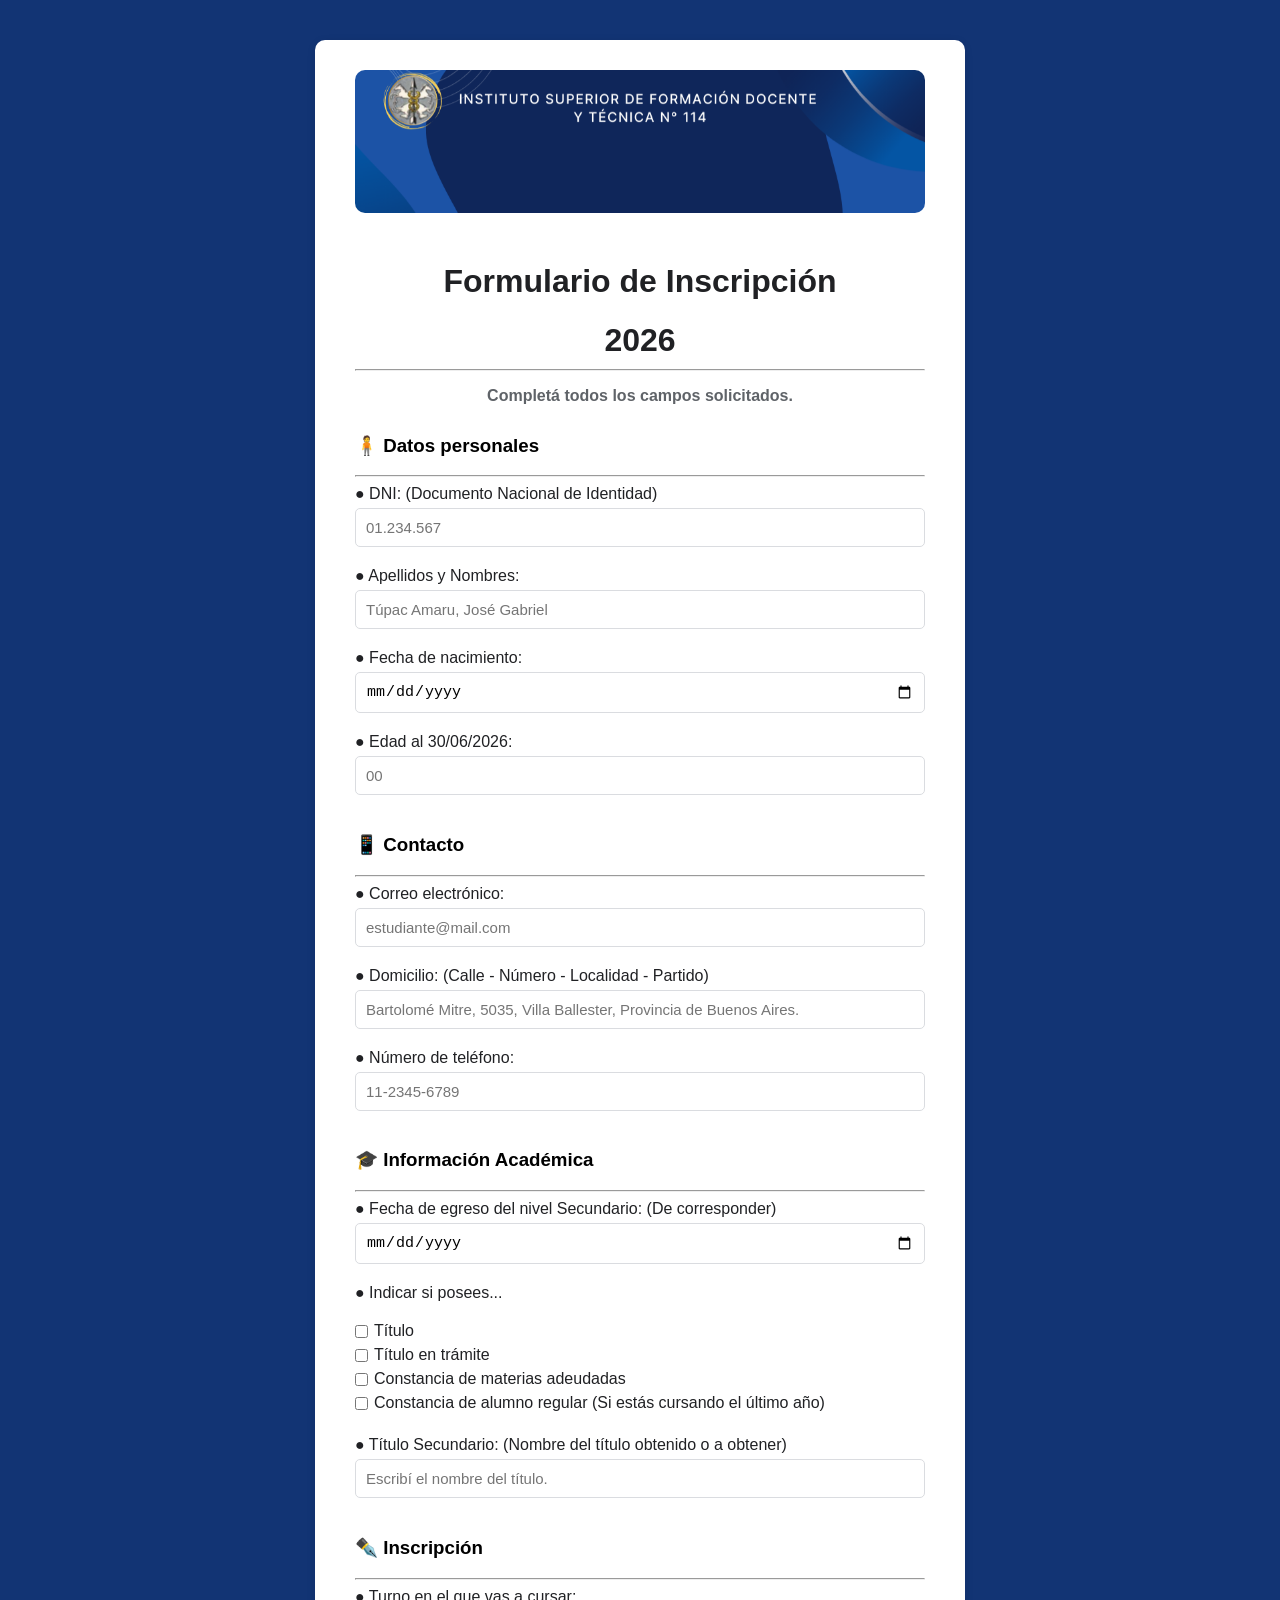
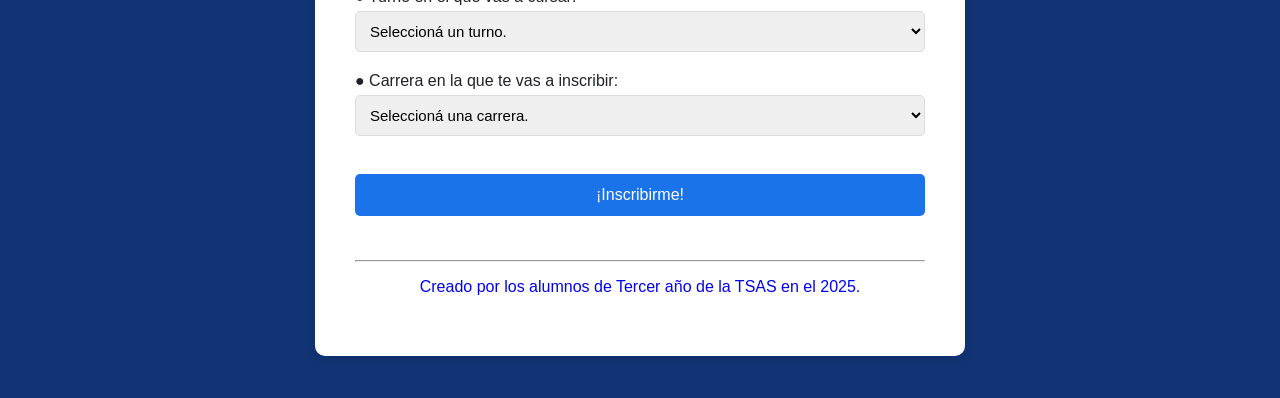
<file: IU/Pages/index.html>
<!DOCTYPE html>

<html lang="es">
    <head>
        <meta charset="UTF-8">
        <meta name="viewport" content="width=device-width, initial-scale=1.0">
        <title>Formulario de Inscripción 2026</title>
        <link rel="stylesheet" href="style.css">
    </head>
    <body>
        <div class="form-container">
            <img src="Imagenes/banner.jpg" alt="Banner principal" class="banner">
            <h1>Formulario de Inscripción</h1>
            <h1>2026</h1>
            <hr>
            <p class="instruccion"><strong>Completá todos los campos solicitados.</strong></p>
            <form id="formInscripcion">

                <!-- 🧍 Datos personales -->
                <h3>🧍 Datos personales</h3>

                <hr>

                <label for="dni">&#9679; DNI: (Documento Nacional de Identidad)</label>
                <input type="text" id="dni" name="dni" placeholder="01.234.567" required>

                <label for="apellidosynombres">&#9679; Apellidos y Nombres:</label>
                <input type="text" id="apellidosynombres" name="apellidosynombres" placeholder="Túpac Amaru, José Gabriel" required>

                <label for="fechaNac">&#9679; Fecha de nacimiento:</label>
                <input type="date" id="fechaNac" name="fechaNac" required>

                <label for="edadFecha">&#9679; Edad al 30/06/2026:</label>
                <input type="text" id="edadFecha" name="edadFecha" placeholder="00" required>



                <!-- 📱 Contacto -->
                <h3>📱 Contacto</h3>

                <hr>

                <label for="correo">&#9679; Correo electrónico:</label>
                <input type="email" id="correo" name="correo" placeholder="estudiante@mail.com" required>

                <label for="domicilio">&#9679; Domicilio: (Calle - Número - Localidad - Partido)</label>
                <input type="text" id="domicilio" name="domicilio" placeholder="Bartolomé Mitre, 5035, Villa Ballester, Provincia de Buenos Aires." required>

                <label for="telefono">&#9679; Número de teléfono:</label>
                <input type="tel" id="telefono" name="telefono" placeholder="11-2345-6789" required>

                <!-- 🎓 Información Académica -->
                <h3>🎓 Información Académica</h3>
                
                <hr>
                
                <label for="fechaEgre">&#9679; Fecha de egreso del nivel Secundario: (De corresponder)</label>
                <input type="date" id="fechaEgre" name="fechaEgre" required>

                <label>&#9679; Indicar si posees...</label>
                <div class="checkbox-group">
                    <label><input type="checkbox" name="titulo" value="titulo"> Título</label>
                    <label><input type="checkbox" name="tituloEnTramite" value="titulo en tramite"> Título en trámite</label>
                    <label><input type="checkbox" name="materiasAdeudadas" value="Constancia de materias adeudadas"> Constancia de materias adeudadas</label>
                    <label><input type="checkbox" name="alumnoRegular" value="Constancia Alumno regular"> Constancia de alumno regular (Si estás cursando el último año)</label><br>
                </div>

                <label for="tituloSec">&#9679; Título Secundario: (Nombre del título obtenido o a obtener)</label>
                <input type="text" id="tituloSec" name="tituloSec" placeholder="Escribí el nombre del título." required>

                <!-- ✒️ Inscripción -->
                <h3>✒️ Inscripción</h3>
                
                <hr>
                
                <label for="turno">&#9679; Turno en el que vas a cursar:</label>
                <select id="turno" name="turno" required>
                    <option value="" disabled selected>Seleccioná un turno.</option>
                    <option value="manana">Mañana</option> 
                    <option value="tarde">Tarde</option>
                    <option value="vespertino">Vespertino</option>
                </select>

                <label for="carrera">&#9679; Carrera en la que te vas a inscribir:</label>
                <select id="carrera" name="carrera" required>
                    <option value="" disabled selected>Seleccioná una carrera.</option>
                </select>

                <br><br>
                
                <button type="submit">¡Inscribirme!</button>
                
                <br><br><br>
            </form>
            <hr>
            <footer>
                <p>
                    <a href="/UI/-/agradecimientos.html" title="Ver agradecimientos" style="text-decoration: none;">
                        Creado por los alumnos de Tercer año de la TSAS en el 2025.
                    </a>
                </p>
            </footer>
        </div>
        <script src="script.js"></script>
    </body>
</html>
</file>
<file: IU/Pages/style.css>
body {
    font-family: 'Roboto', sans-serif;
    background-color: #123474;
    display: flex;
    justify-content: center;
    padding: 40px;
    margin: 0;
}

.form-container {
    background-color: #ffffff;
    border-radius: 10px;
    box-shadow: 0 2px 8px rgba(0,0,0,0.1);
    width: 100%;
    max-width: 650px;
    padding: 30px 40px;
    box-sizing: border-box;
}

.banner {
    width: 100%;
    border-radius: 10px;
    margin-bottom: 25px;
}

h1 {
    color: #202124;
    margin-bottom: 10px;
    text-align: center;
}

h2 {
    color: #202124;
    margin-bottom: 10px;
    text-align: center;
}

p {
    color: #5f6368;
    text-align: center;
    margin-bottom: 30px;
}

label {
    display: block;
    margin-bottom: 5px;
    font-weight: 500;
    color: #202124;
}

input, select {
    width: 100%;
    padding: 10px;
    margin-bottom: 20px;
    border-radius: 5px;
    border: 1px solid #dadce0;
    font-size: 15px;
    box-sizing: border-box;
}

button {
    background-color: #1a73e8;
    color: white;
    border: none;
    padding: 12px 20px;
    border-radius: 5px;
    cursor: pointer;
    font-size: 16px;
    width: 100%;
}

button:hover {
    background-color: #155ab6;
}

/* Responsivo */
@media (max-width: 768px) {
    body {
        padding: 20px;
    }
    .form-container {
        padding: 25px 20px;
    }
    h2 {
        font-size: 20px;
    }
    p {
        font-size: 14px;
    }
}

.checkbox-group {
  margin-top: 20px;
}

.checkbox-group label {
  display: flex;             /* Mantiene checkbox y texto alineados en la misma línea */
  align-items: center;       /* Centra verticalmente el texto con el checkbox */
  gap: 6px;                  /* Espacio entre el checkbox y el texto */
  margin-bottom: 6px;        /* Espacio entre opciones */
  text-align: left;
  cursor: pointer;
  width: auto;               /* Evita que se estire todo el ancho */
}

.checkbox-group input[type="checkbox"] {
  width: auto;               /* Evita que el input herede el width: 100% */
  margin: 0;                 /* Quita márgenes sobrantes */
}
</file>
